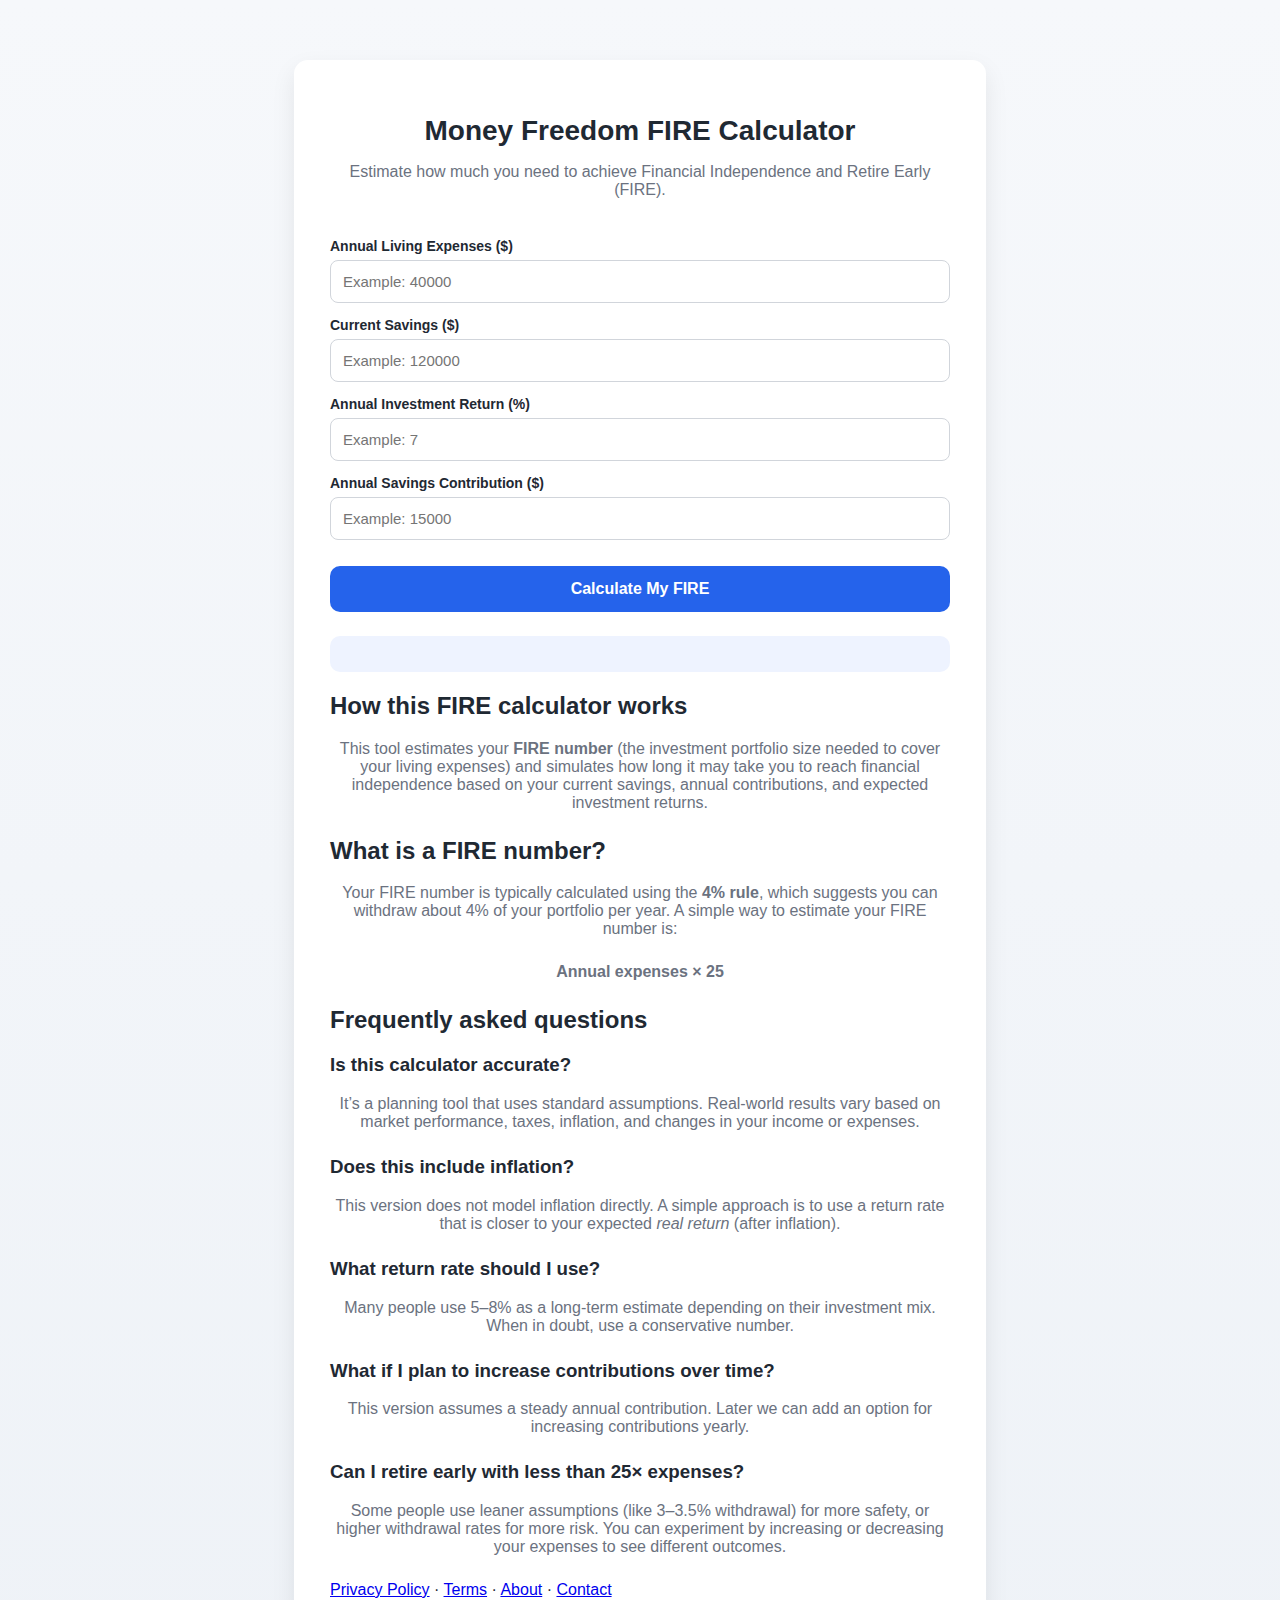
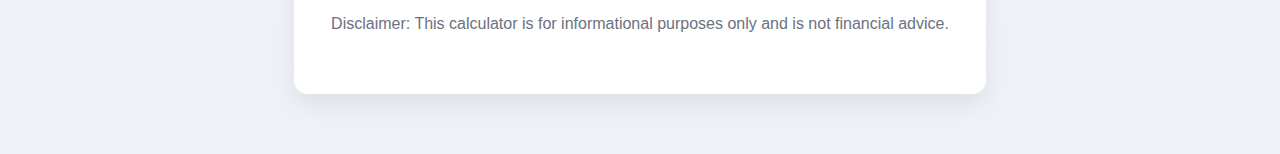
<file: index.html>
<!DOCTYPE html>
<html lang="en">
<head>
  <meta charset="UTF-8" />
  <title>MoneyFreedomTool – FIRE Calculator</title>
  <meta name="description" content="Calculate your FIRE number and see when you can retire early. Simple, fast financial independence calculator." />
  <meta name="viewport" content="width=device-width, initial-scale=1.0" />
<link rel="icon" type="image/png" href="/favicon.png">

  <link rel="stylesheet" href="style.css" />
</head>
<body>

  <div class="container">
    <h1>Money Freedom FIRE Calculator</h1>
    <p>Estimate how much you need to achieve Financial Independence and Retire Early (FIRE).</p>

    <div class="calculator">
      <label>Annual Living Expenses ($)</label>
      <input type="number" id="expenses" placeholder="Example: 40000" />

      <label>Current Savings ($)</label>
      <input type="number" id="savings" placeholder="Example: 120000" />

      <label>Annual Investment Return (%)</label>
      <input type="number" id="returnRate" placeholder="Example: 7" />

      <label>Annual Savings Contribution ($)</label>
      <input type="number" id="contribution" placeholder="Example: 15000" />

      <button onclick="calculateFIRE()">Calculate My FIRE</button>

      <div class="results" id="results"></div>
    <div class="content">
      <h2>How this FIRE calculator works</h2>
      <p>
        This tool estimates your <strong>FIRE number</strong> (the investment portfolio size needed to cover your living expenses)
        and simulates how long it may take you to reach financial independence based on your current savings, annual contributions,
        and expected investment returns.
      </p>

      <h2>What is a FIRE number?</h2>
      <p>
        Your FIRE number is typically calculated using the <strong>4% rule</strong>, which suggests you can withdraw about 4% of your portfolio per year.
        A simple way to estimate your FIRE number is:
      </p>
      <p><strong>Annual expenses × 25</strong></p>

      <h2>Frequently asked questions</h2>

      <h3>Is this calculator accurate?</h3>
      <p>
        It’s a planning tool that uses standard assumptions. Real-world results vary based on market performance, taxes, inflation,
        and changes in your income or expenses.
      </p>

      <h3>Does this include inflation?</h3>
      <p>
        This version does not model inflation directly. A simple approach is to use a return rate that is closer to your expected
        <em>real return</em> (after inflation).
      </p>

      <h3>What return rate should I use?</h3>
      <p>
        Many people use 5–8% as a long-term estimate depending on their investment mix. When in doubt, use a conservative number.
      </p>

      <h3>What if I plan to increase contributions over time?</h3>
      <p>
        This version assumes a steady annual contribution. Later we can add an option for increasing contributions yearly.
      </p>

      <h3>Can I retire early with less than 25× expenses?</h3>
      <p>
        Some people use leaner assumptions (like 3–3.5% withdrawal) for more safety, or higher withdrawal rates for more risk.
        You can experiment by increasing or decreasing your expenses to see different outcomes.
      </p>
    </div>

    <footer class="footer">
      <a href="privacy.html">Privacy Policy</a> ·
      <a href="terms.html">Terms</a> ·
      <a href="about.html">About</a> ·
      <a href="contact.html">Contact</a>
      <p class="disclaimer">Disclaimer: This calculator is for informational purposes only and is not financial advice.</p>
    </footer>

    </div>
  </div>

  <script src="script.js"></script>
</body>
</html>
</file>
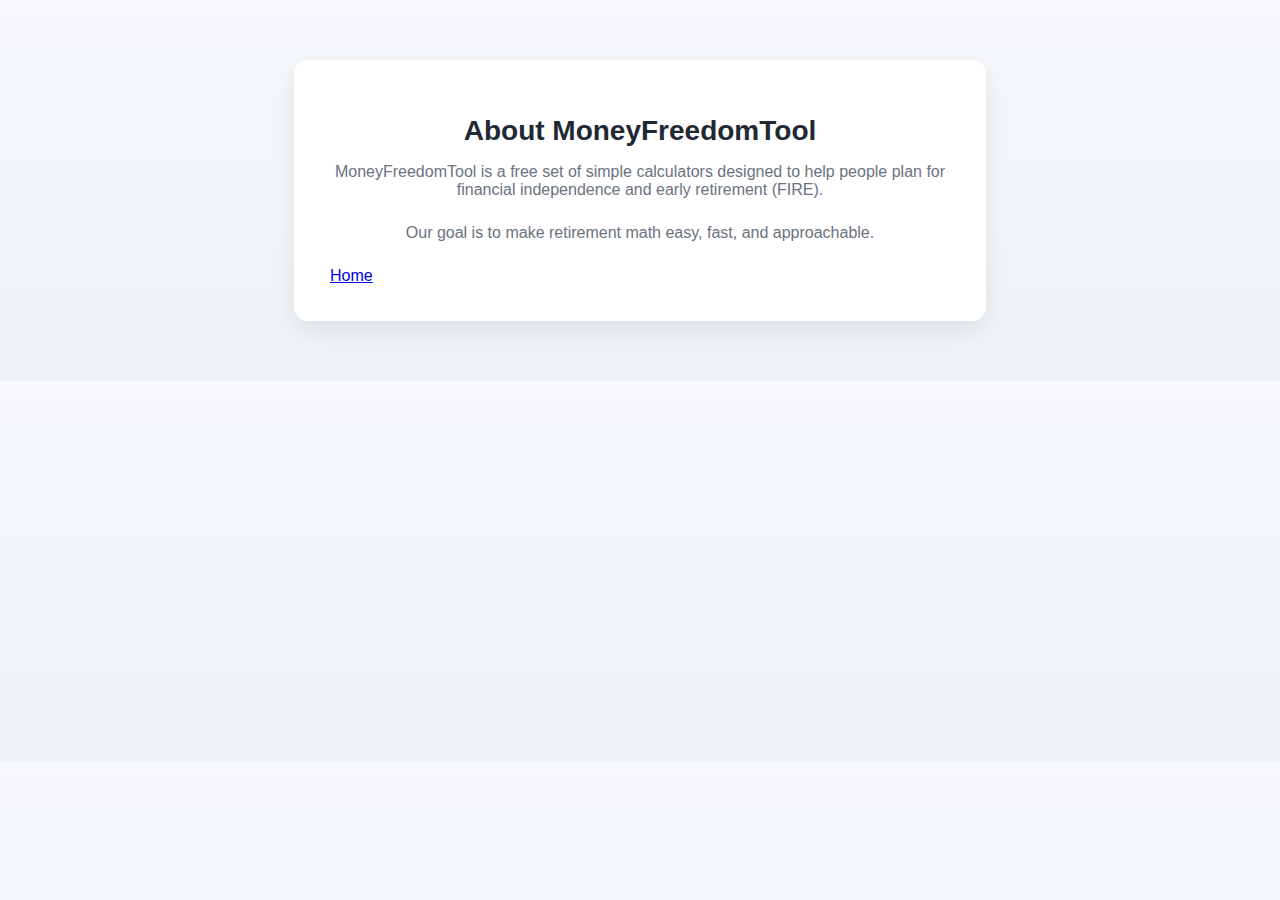
<file: about.html>
<!DOCTYPE html>
<html lang="en">
<head>
  <meta charset="UTF-8" />
  <title>About – MoneyFreedomTool</title>
  <meta name="viewport" content="width=device-width, initial-scale=1.0" />
  <link rel="stylesheet" href="style.css" />
</head>
<body>
  <div class="container">
    <h1>About MoneyFreedomTool</h1>

    <div class="content">
      <p>MoneyFreedomTool is a free set of simple calculators designed to help people plan for financial independence and early retirement (FIRE).</p>
      <p>Our goal is to make retirement math easy, fast, and approachable.</p>
    </div>

    <footer class="footer">
      <a href="index.html">Home</a>
    </footer>
  </div>
</body>
</html>
</file>
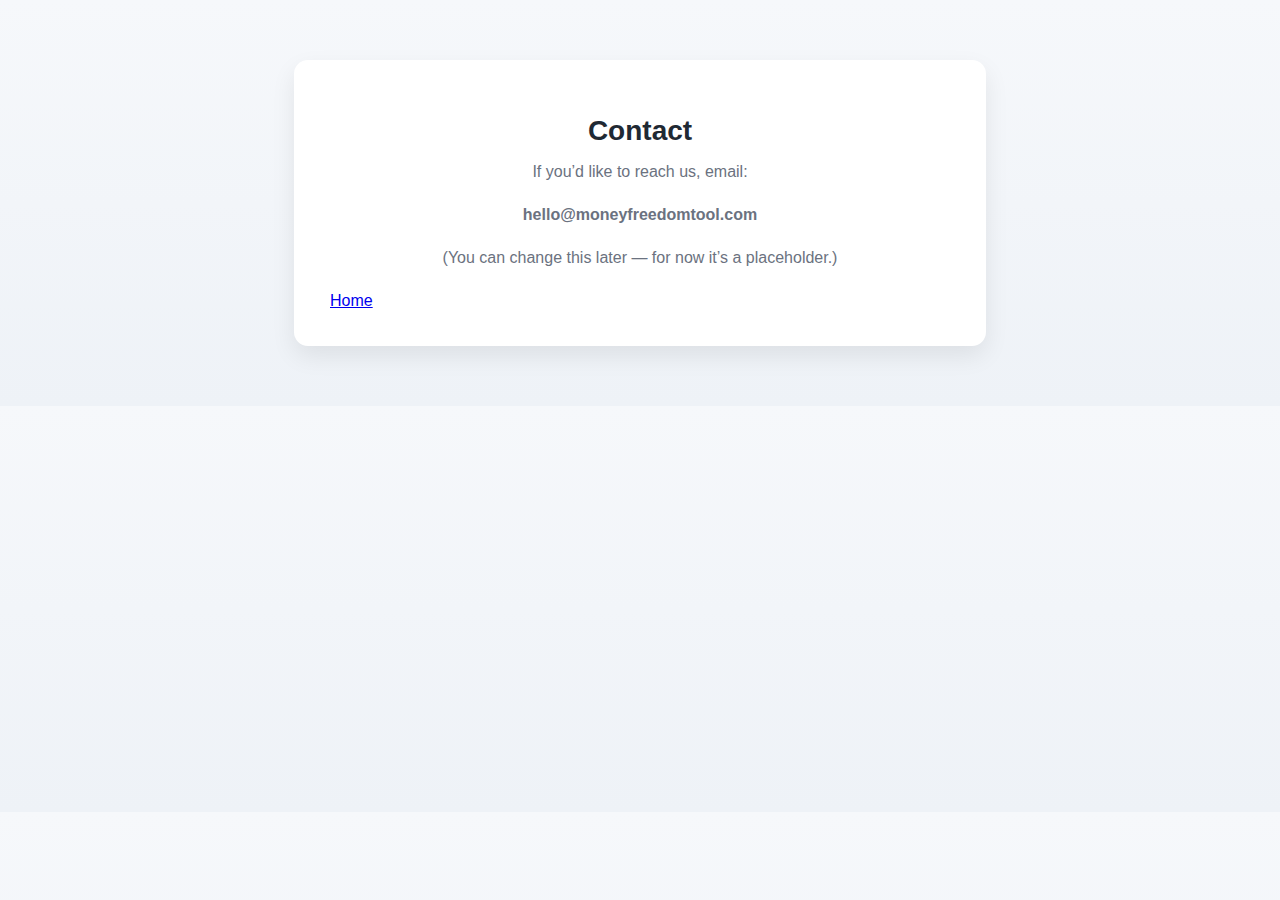
<file: contact.html>
<!DOCTYPE html>
<html lang="en">
<head>
  <meta charset="UTF-8" />
  <title>Contact – MoneyFreedomTool</title>
  <meta name="viewport" content="width=device-width, initial-scale=1.0" />
  <link rel="stylesheet" href="style.css" />
</head>
<body>
  <div class="container">
    <h1>Contact</h1>

    <div class="content">
      <p>If you’d like to reach us, email:</p>
      <p><strong>hello@moneyfreedomtool.com</strong></p>
      <p>(You can change this later — for now it’s a placeholder.)</p>
    </div>

    <footer class="footer">
      <a href="index.html">Home</a>
    </footer>
  </div>
</body>
</html>
</file>
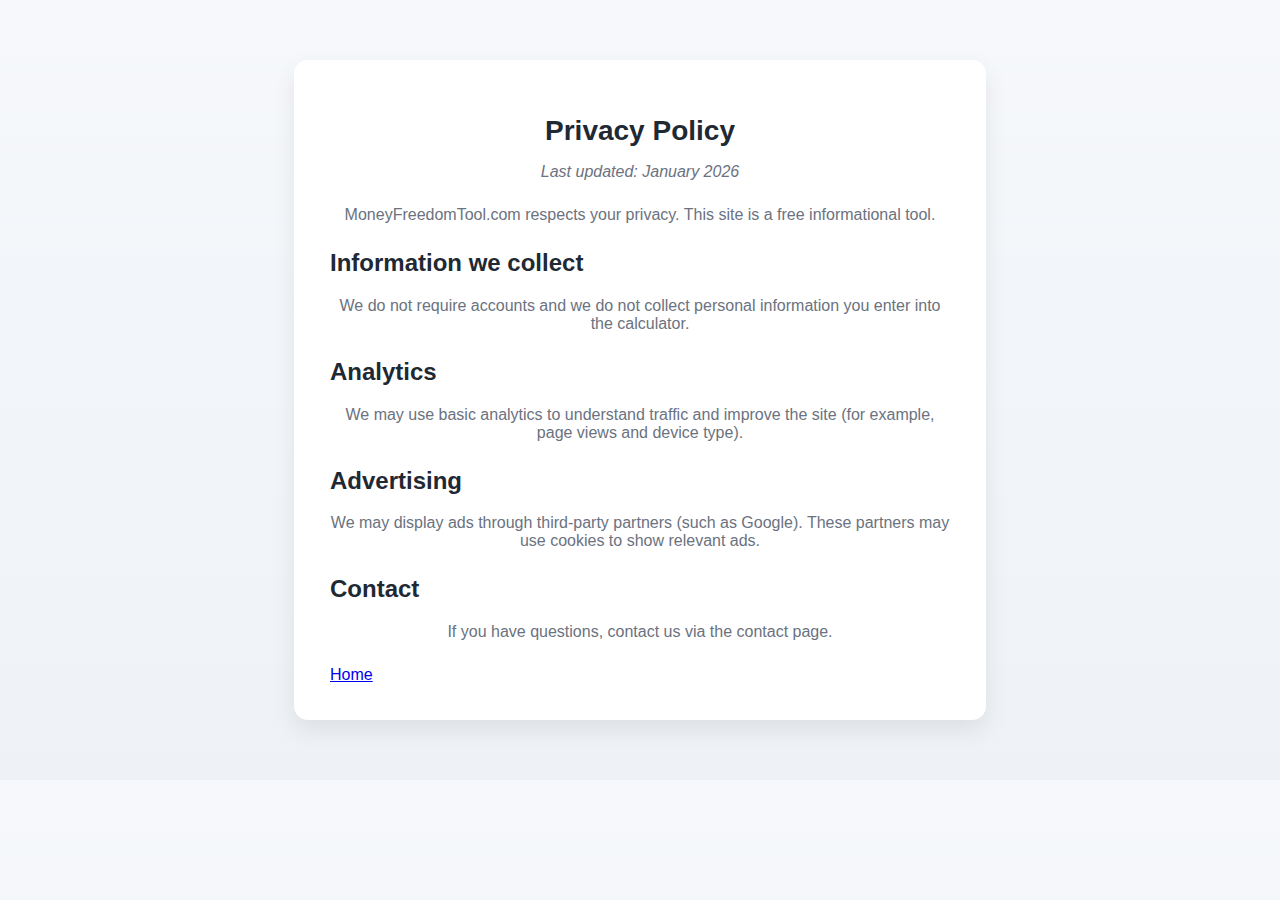
<file: privacy.html>
<!DOCTYPE html>
<html lang="en">
<head>
  <meta charset="UTF-8" />
  <title>Privacy Policy – MoneyFreedomTool</title>
  <meta name="viewport" content="width=device-width, initial-scale=1.0" />
  <link rel="stylesheet" href="style.css" />
</head>
<body>
  <div class="container">
    <h1>Privacy Policy</h1>
    <p><em>Last updated: January 2026</em></p>

    <div class="content">
      <p>MoneyFreedomTool.com respects your privacy. This site is a free informational tool.</p>

      <h2>Information we collect</h2>
      <p>We do not require accounts and we do not collect personal information you enter into the calculator.</p>

      <h2>Analytics</h2>
      <p>We may use basic analytics to understand traffic and improve the site (for example, page views and device type).</p>

      <h2>Advertising</h2>
      <p>We may display ads through third-party partners (such as Google). These partners may use cookies to show relevant ads.</p>

      <h2>Contact</h2>
      <p>If you have questions, contact us via the contact page.</p>
    </div>

    <footer class="footer">
      <a href="index.html">Home</a>
    </footer>
  </div>
</body>
</html>
</file>
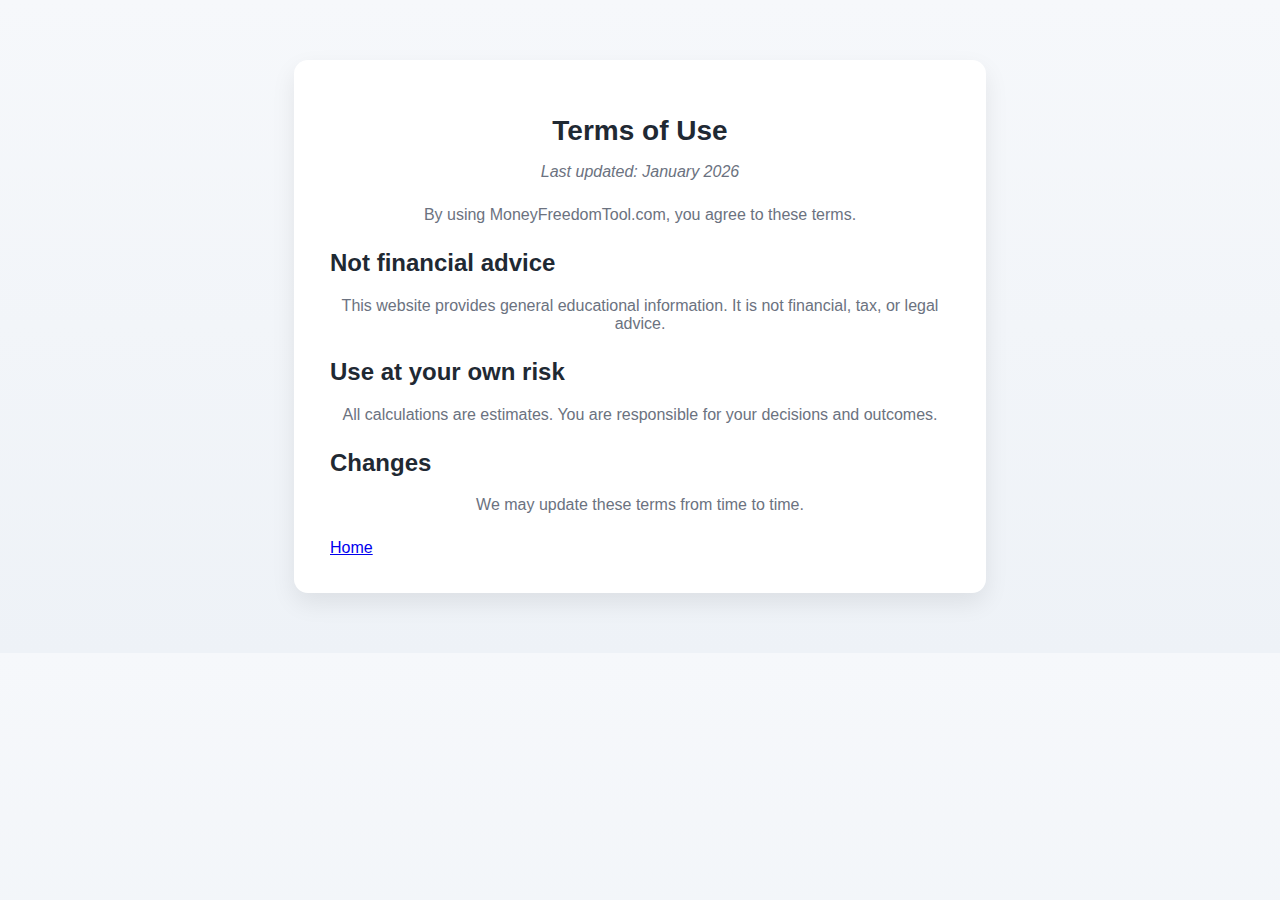
<file: terms.html>
<!DOCTYPE html>
<html lang="en">
<head>
  <meta charset="UTF-8" />
  <title>Terms – MoneyFreedomTool</title>
  <meta name="viewport" content="width=device-width, initial-scale=1.0" />
  <link rel="stylesheet" href="style.css" />
</head>
<body>
  <div class="container">
    <h1>Terms of Use</h1>
    <p><em>Last updated: January 2026</em></p>

    <div class="content">
      <p>By using MoneyFreedomTool.com, you agree to these terms.</p>

      <h2>Not financial advice</h2>
      <p>This website provides general educational information. It is not financial, tax, or legal advice.</p>

      <h2>Use at your own risk</h2>
      <p>All calculations are estimates. You are responsible for your decisions and outcomes.</p>

      <h2>Changes</h2>
      <p>We may update these terms from time to time.</p>
    </div>

    <footer class="footer">
      <a href="index.html">Home</a>
    </footer>
  </div>
</body>
</html>
</file>
<file: style.css>
body {
  font-family: -apple-system, BlinkMacSystemFont, "Segoe UI", Roboto, Arial, sans-serif;
  background: linear-gradient(180deg, #f6f8fb, #eef2f7);
  margin: 0;
  padding: 0;
  color: #1f2933;
}

.container {
  max-width: 620px;
  margin: 60px auto;
  background: white;
  padding: 36px;
  border-radius: 14px;
  box-shadow: 0 10px 25px rgba(0,0,0,0.08);
}

h1 {
  text-align: center;
  margin-bottom: 10px;
  font-size: 28px;
}

p {
  text-align: center;
  color: #6b7280;
  margin-bottom: 25px;
}

.calculator {
  display: flex;
  flex-direction: column;
}

label {
  margin-top: 14px;
  font-weight: 600;
  font-size: 14px;
}

input {
  padding: 12px;
  margin-top: 6px;
  border-radius: 8px;
  border: 1px solid #d1d5db;
  font-size: 15px;
}

input:focus {
  outline: none;
  border-color: #2563eb;
  box-shadow: 0 0 0 3px rgba(37,99,235,0.15);
}

button {
  margin-top: 26px;
  padding: 14px;
  background: #2563eb;
  color: white;
  border: none;
  border-radius: 10px;
  cursor: pointer;
  font-size: 16px;
  font-weight: 600;
  transition: background 0.2s ease, transform 0.1s ease;
}

button:hover {
  background: #1e4fd6;
  transform: translateY(-1px);
}

button:active {
  transform: translateY(0);
}

.results {
  margin-top: 24px;
  padding: 18px;
  background: #eef3ff;
  border-radius: 10px;
  font-size: 16px;
  line-height: 1.5;
}

@media (max-width: 600px) {
  .container {
    margin: 20px;
    padding: 24px;
  }
}
</file>
